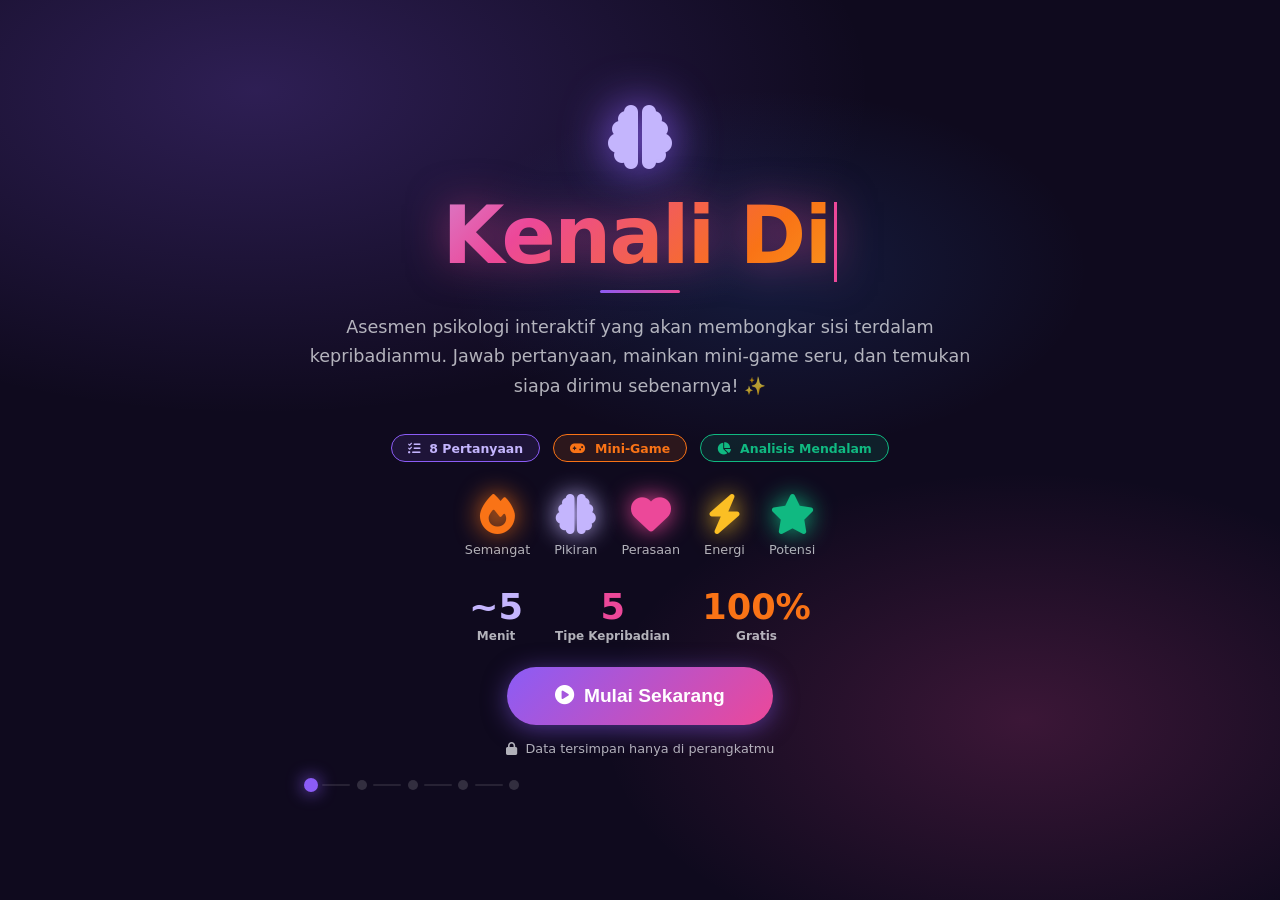
<file: index.html>
<!DOCTYPE html>
<html lang="id">
<head>
  <meta charset="UTF-8" />
  <meta name="viewport" content="width=device-width, initial-scale=1.0" />
  <title>PsychoTest — Kenali Dirimu!</title>

  <!-- FontAwesome -->
  <link rel="stylesheet" href="https://cdnjs.cloudflare.com/ajax/libs/font-awesome/6.5.0/css/all.min.css" />
  <!-- Animate.css -->
  <link rel="stylesheet" href="https://cdnjs.cloudflare.com/ajax/libs/animate.css/4.1.1/animate.min.css" />
  <!-- Central Styles -->
  <link rel="stylesheet" href="css/style.css" />

  <style>
    .badge-row {
      display: flex;
      justify-content: center;
      gap: 0.8rem;
      flex-wrap: wrap;
      margin: 1.2rem 0;
    }
    .badge {
      padding: 0.35rem 1rem;
      border-radius: 99px;
      font-size: 0.78rem;
      font-weight: 700;
      border: 1.5px solid;
    }
    .badge-q  { color: var(--purple-light); border-color: var(--purple);    background: rgba(139,92,246,0.12); }
    .badge-g  { color: var(--orange);       border-color: var(--orange);    background: rgba(249,115,22,0.12); }
    .badge-r  { color: var(--neon-green);   border-color: var(--neon-green);background: rgba(16,185,129,0.12); }

    .stats-row {
      display: flex;
      justify-content: center;
      gap: 2rem;
      margin: 1.5rem 0;
      flex-wrap: wrap;
    }
    .stat-item {
      display: flex;
      flex-direction: column;
      align-items: center;
      gap: 0.3rem;
    }
    .stat-num {
      font-size: 2.2rem;
      font-weight: 900;
      line-height: 1;
    }
    .stat-label {
      font-size: 0.75rem;
      color: var(--text-secondary);
      font-weight: 600;
    }
  </style>
</head>
<body data-page="landing">

  <!-- Particles -->
  <div class="particles-container" aria-hidden="true"></div>

  <div class="page-wrapper">
    <div class="hero-section animate__animated animate__fadeIn">

      <!-- App Logo / Icon -->
      <div style="font-size:4rem;margin-bottom:1rem;filter:drop-shadow(0 0 24px var(--purple))">
        <i class="fas fa-brain icon-purple"></i>
      </div>

      <!-- Animated Title -->
      <h1 class="app-title">
        <span id="typing-title" data-text="Kenali Dirimu Lebih Dalam"></span>
      </h1>

      <div class="divider mt-2 mb-2"></div>

      <!-- Subtitle -->
      <p class="hero-subtitle">
        Asesmen psikologi interaktif yang akan membongkar sisi terdalam kepribadianmu. 
        Jawab pertanyaan, mainkan mini-game seru, dan temukan siapa dirimu sebenarnya! ✨
      </p>

      <!-- Feature Badges -->
      <div class="badge-row">
        <span class="badge badge-q"><i class="fas fa-list-check" style="margin-right:0.3rem"></i> 8 Pertanyaan</span>
        <span class="badge badge-g"><i class="fas fa-gamepad" style="margin-right:0.3rem"></i> Mini-Game</span>
        <span class="badge badge-r"><i class="fas fa-chart-pie" style="margin-right:0.3rem"></i> Analisis Mendalam</span>
      </div>

      <!-- Floating Icons -->
      <div class="hero-icons" aria-hidden="true">
        <div class="hero-icon-item">
          <i class="fas fa-fire icon-orange"></i>
          <span>Semangat</span>
        </div>
        <div class="hero-icon-item">
          <i class="fas fa-brain icon-purple"></i>
          <span>Pikiran</span>
        </div>
        <div class="hero-icon-item">
          <i class="fas fa-heart icon-pink"></i>
          <span>Perasaan</span>
        </div>
        <div class="hero-icon-item">
          <i class="fas fa-bolt icon-yellow"></i>
          <span>Energi</span>
        </div>
        <div class="hero-icon-item">
          <i class="fas fa-star icon-green"></i>
          <span>Potensi</span>
        </div>
      </div>

      <!-- Stats -->
      <div class="stats-row">
        <div class="stat-item">
          <span class="stat-num icon-purple">~5</span>
          <span class="stat-label">Menit</span>
        </div>
        <div class="stat-item">
          <span class="stat-num icon-pink">5</span>
          <span class="stat-label">Tipe Kepribadian</span>
        </div>
        <div class="stat-item">
          <span class="stat-num icon-orange">100%</span>
          <span class="stat-label">Gratis</span>
        </div>
      </div>

      <!-- Start Button -->
      <button id="start-btn" class="btn btn-primary btn-pulse" style="font-size:1.2rem;padding:1.1rem 3rem">
        <i class="fas fa-play-circle"></i>
        Mulai Sekarang
      </button>

      <p style="margin-top:1rem;font-size:0.8rem;color:var(--text-secondary)">
        <i class="fas fa-lock" style="margin-right:0.3rem"></i>
        Data tersimpan hanya di perangkatmu
      </p>

      <!-- Step Indicators -->
      <div class="step-indicators mt-3" aria-label="Langkah-langkah">
        <div class="step-dot active" title="Mulai"></div>
        <div class="step-line"></div>
        <div class="step-dot" title="Kuesioner 1"></div>
        <div class="step-line"></div>
        <div class="step-dot" title="Mini-Game"></div>
        <div class="step-line"></div>
        <div class="step-dot" title="Kuesioner 2"></div>
        <div class="step-line"></div>
        <div class="step-dot" title="Hasil"></div>
      </div>

    </div>
  </div>

  <script src="js/main.js"></script>
</body>
</html>
</file>
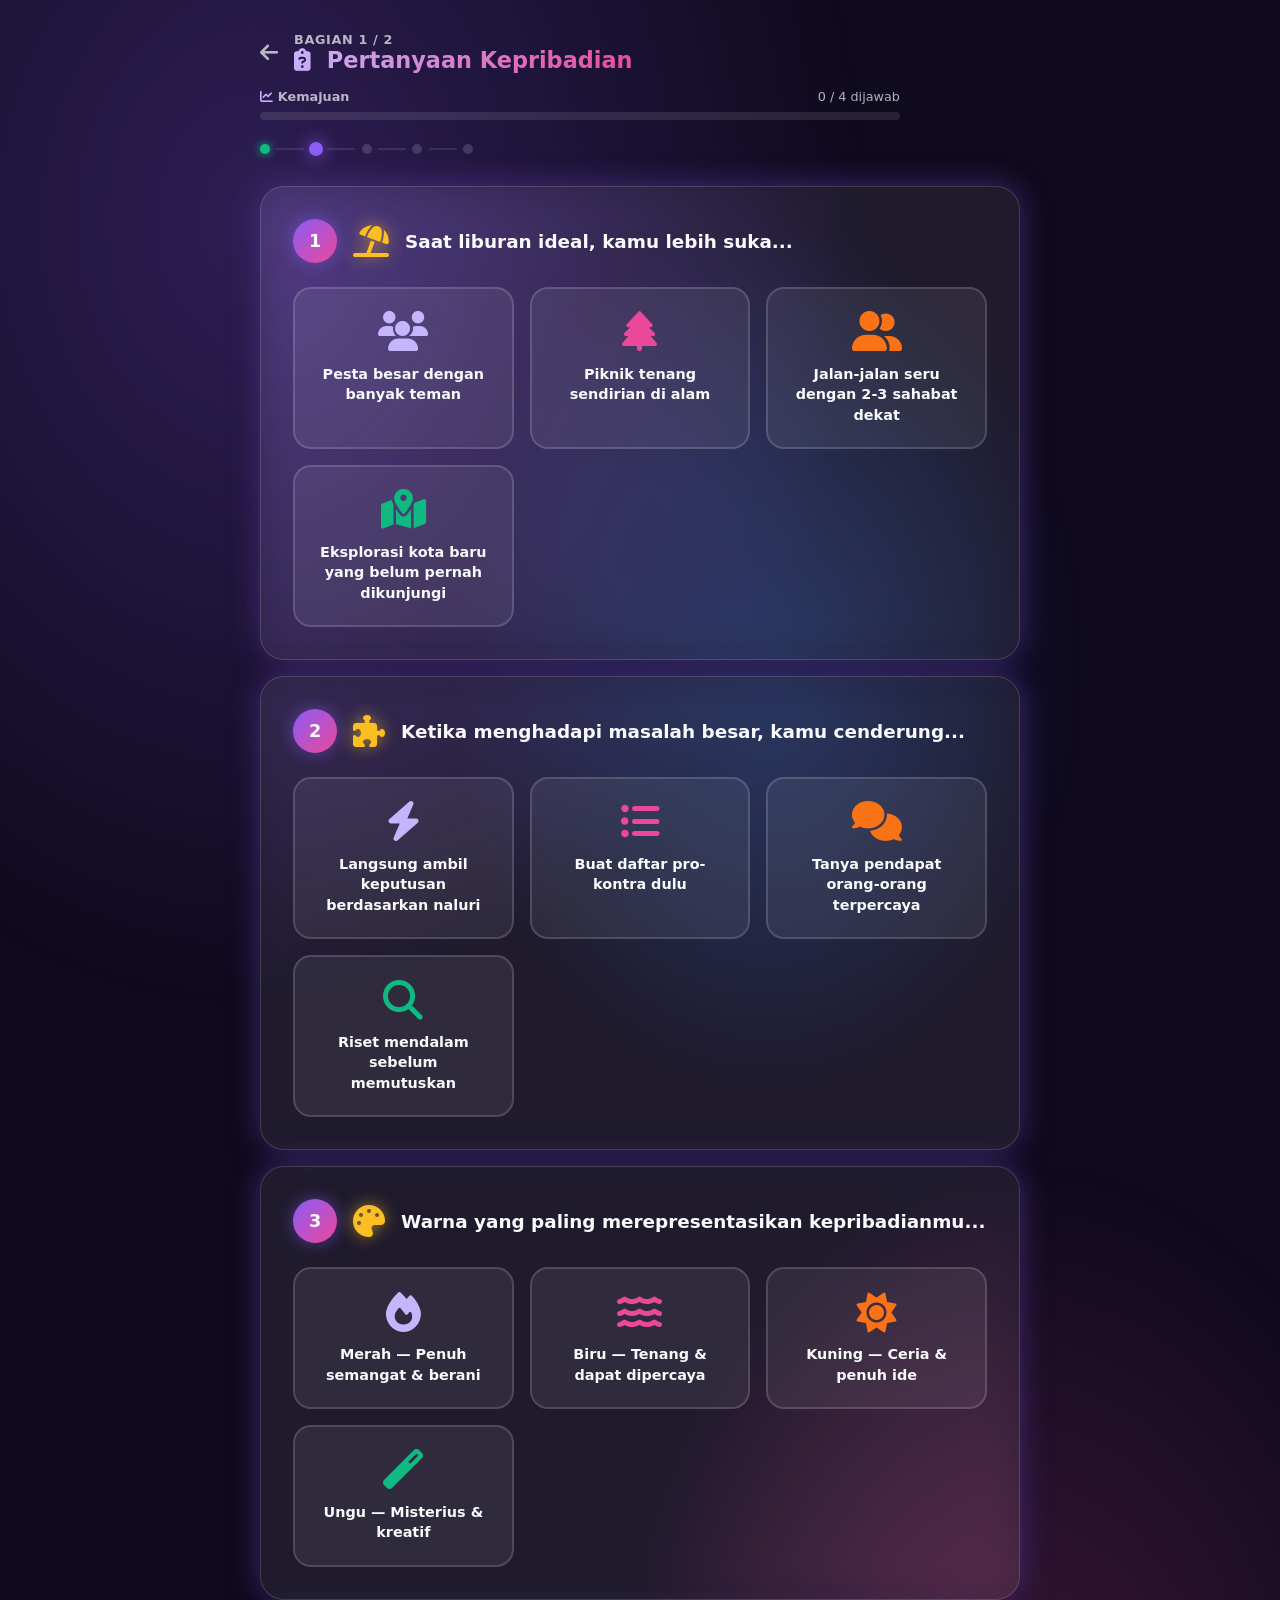
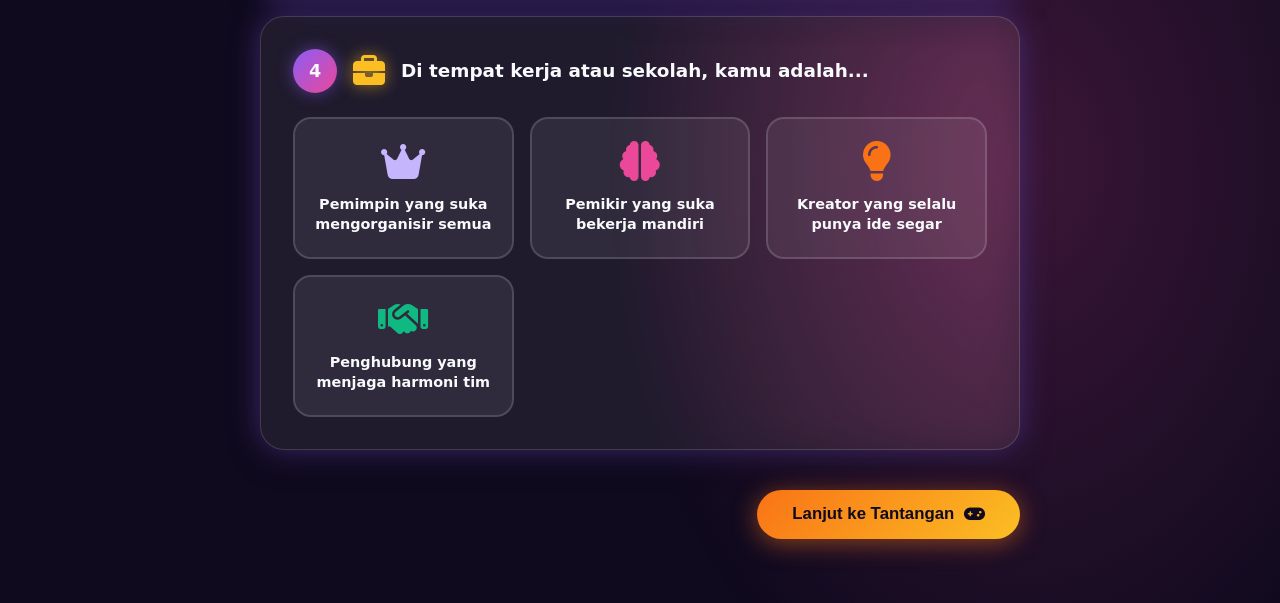
<file: assessment-1.html>
<!DOCTYPE html>
<html lang="id">
<head>
  <meta charset="UTF-8" />
  <meta name="viewport" content="width=device-width, initial-scale=1.0" />
  <title>PsychoTest — Pertanyaan Bagian 1</title>

  <link rel="stylesheet" href="https://cdnjs.cloudflare.com/ajax/libs/font-awesome/6.5.0/css/all.min.css" />
  <link rel="stylesheet" href="https://cdnjs.cloudflare.com/ajax/libs/animate.css/4.1.1/animate.min.css" />
  <link rel="stylesheet" href="css/style.css" />
</head>
<body data-page="assessment-1">

  <!-- Particles -->
  <div class="particles-container" aria-hidden="true"></div>

  <div class="page-wrapper" style="justify-content:flex-start;padding-top:2rem">

    <!-- Header -->
    <header style="width:100%;max-width:760px;margin-bottom:1.5rem" class="animate__animated animate__fadeInDown">
      <div style="display:flex;align-items:center;gap:1rem;margin-bottom:1rem">
        <a href="index.html"
           style="color:var(--text-secondary);font-size:1.3rem;text-decoration:none;transition:color 0.2s"
           aria-label="Kembali ke halaman utama">
          <i class="fas fa-arrow-left"></i>
        </a>
        <div>
          <div style="font-size:0.8rem;color:var(--text-secondary);font-weight:600;letter-spacing:0.05em">
            BAGIAN 1 / 2
          </div>
          <h2 class="section-title" style="margin:0;font-size:1.4rem;text-align:left">
            <i class="fas fa-clipboard-question" style="margin-right:0.5rem;color:var(--yellow)"></i>
            Pertanyaan Kepribadian
          </h2>
        </div>
      </div>

      <!-- Progress -->
      <div class="progress-container">
        <div class="progress-label">
          <span style="font-weight:700"><i class="fas fa-chart-line" style="margin-right:0.3rem;color:var(--purple-light)"></i>Kemajuan</span>
          <span id="progress-label">0 / 4 dijawab</span>
        </div>
        <div class="progress-bar-track">
          <div class="progress-bar-fill" id="progress-fill" style="width:0%"></div>
        </div>
      </div>

      <!-- Step indicators -->
      <div class="step-indicators">
        <div class="step-dot done"   title="Mulai"></div>
        <div class="step-line"></div>
        <div class="step-dot active" title="Kuesioner 1"></div>
        <div class="step-line"></div>
        <div class="step-dot"        title="Mini-Game"></div>
        <div class="step-line"></div>
        <div class="step-dot"        title="Kuesioner 2"></div>
        <div class="step-line"></div>
        <div class="step-dot"        title="Hasil"></div>
      </div>
    </header>

    <!-- Questions Container (filled by JS) -->
    <div id="questions-container" style="width:100%;max-width:760px"></div>

    <!-- Navigation -->
    <div style="width:100%;max-width:760px;display:flex;justify-content:flex-end;margin-top:1.5rem;margin-bottom:2rem"
         class="animate__animated animate__fadeInUp" style="animation-delay:0.5s">
      <button id="next-btn" class="btn btn-orange" style="font-size:1.05rem">
        Lanjut ke Tantangan
        <i class="fas fa-gamepad"></i>
      </button>
    </div>

  </div>

  <script src="js/main.js"></script>
</body>
</html>
</file>
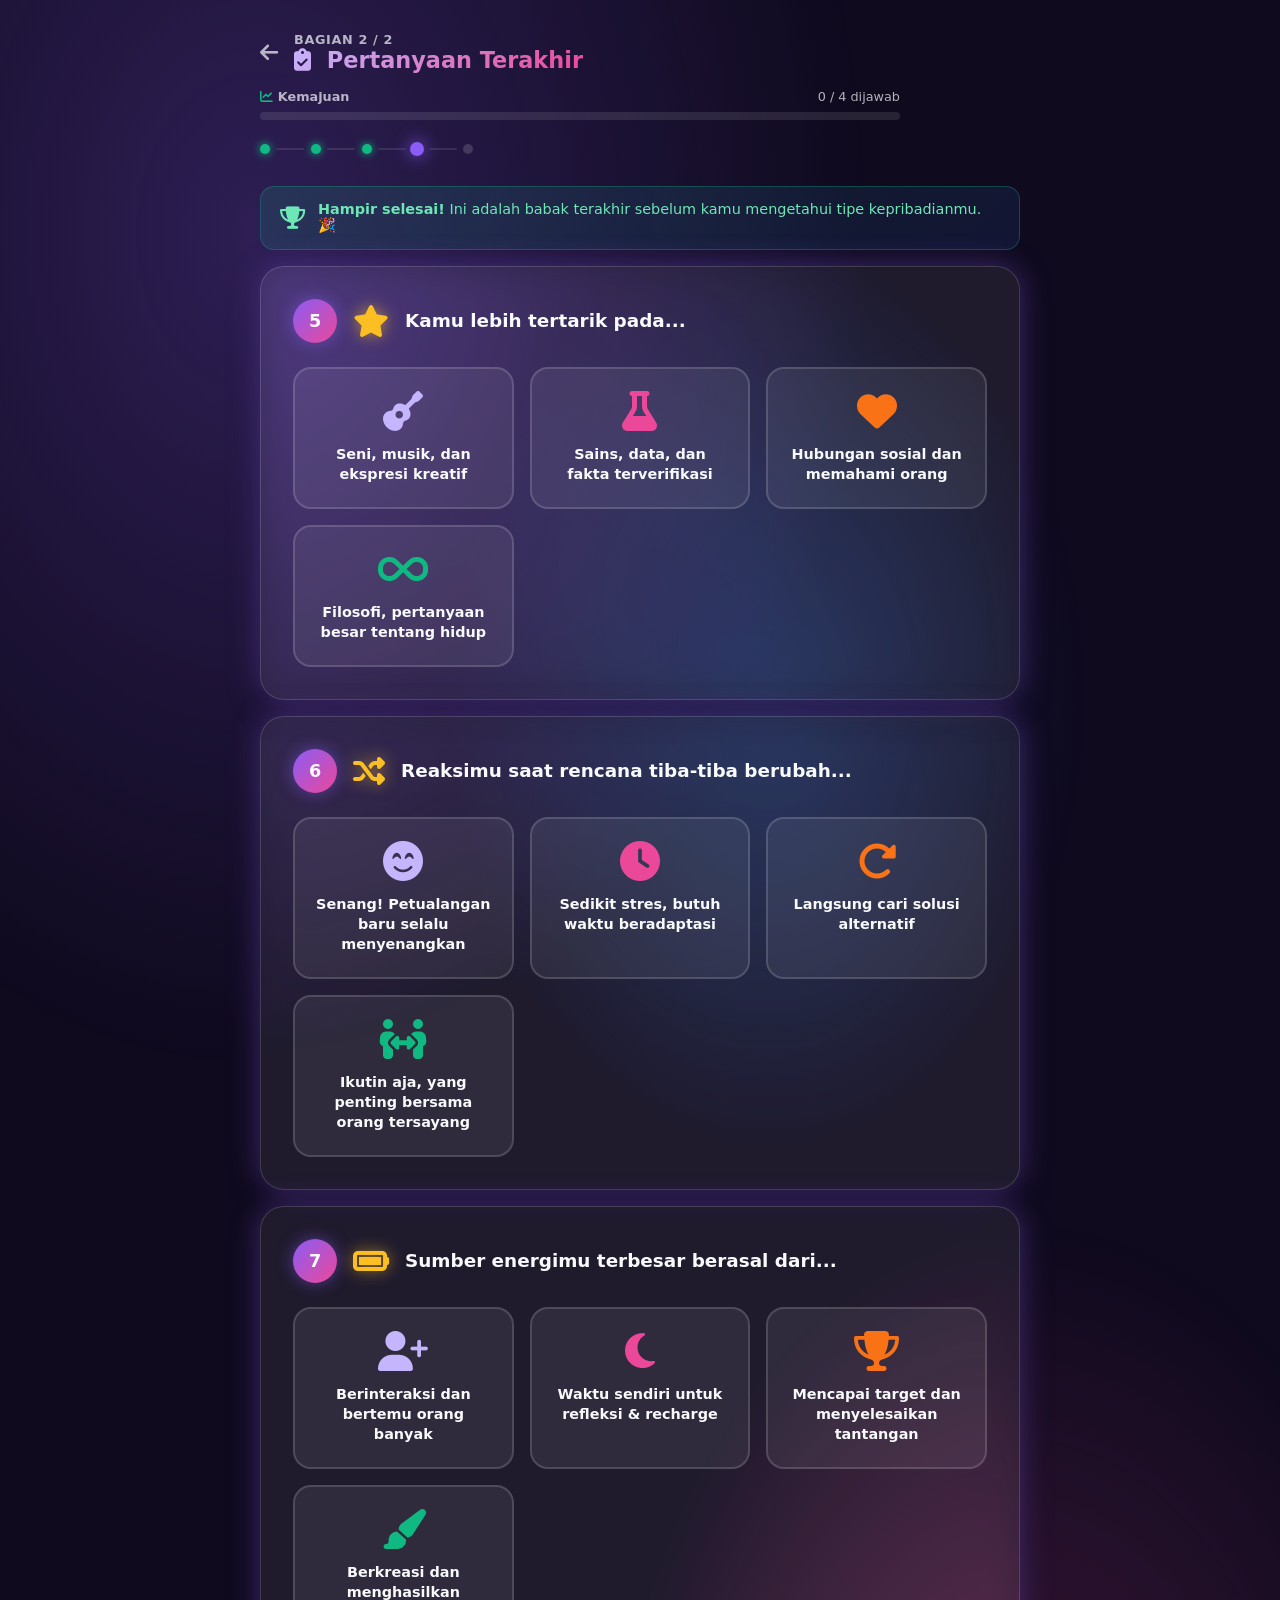
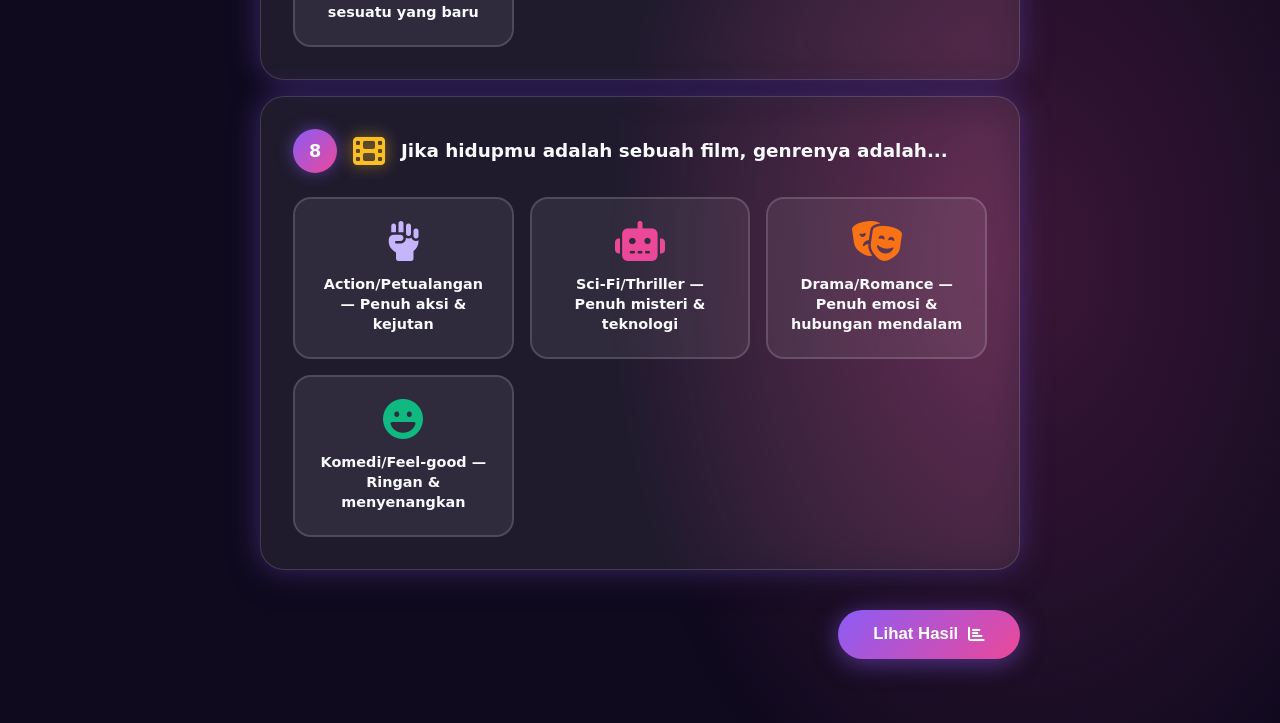
<file: assessment-2.html>
<!DOCTYPE html>
<html lang="id">
<head>
  <meta charset="UTF-8" />
  <meta name="viewport" content="width=device-width, initial-scale=1.0" />
  <title>PsychoTest — Pertanyaan Bagian 2</title>

  <link rel="stylesheet" href="https://cdnjs.cloudflare.com/ajax/libs/font-awesome/6.5.0/css/all.min.css" />
  <link rel="stylesheet" href="https://cdnjs.cloudflare.com/ajax/libs/animate.css/4.1.1/animate.min.css" />
  <link rel="stylesheet" href="css/style.css" />
</head>
<body data-page="assessment-2">

  <!-- Particles -->
  <div class="particles-container" aria-hidden="true"></div>

  <div class="page-wrapper" style="justify-content:flex-start;padding-top:2rem">

    <!-- Header -->
    <header style="width:100%;max-width:760px;margin-bottom:1.5rem" class="animate__animated animate__fadeInDown">
      <div style="display:flex;align-items:center;gap:1rem;margin-bottom:1rem">
        <a href="game.html"
           style="color:var(--text-secondary);font-size:1.3rem;text-decoration:none;transition:color 0.2s"
           aria-label="Kembali ke mini-game">
          <i class="fas fa-arrow-left"></i>
        </a>
        <div>
          <div style="font-size:0.8rem;color:var(--text-secondary);font-weight:600;letter-spacing:0.05em">
            BAGIAN 2 / 2
          </div>
          <h2 class="section-title" style="margin:0;font-size:1.4rem;text-align:left">
            <i class="fas fa-clipboard-check" style="margin-right:0.5rem;color:var(--neon-green)"></i>
            Pertanyaan Terakhir
          </h2>
        </div>
      </div>

      <!-- Progress -->
      <div class="progress-container">
        <div class="progress-label">
          <span style="font-weight:700">
            <i class="fas fa-chart-line" style="margin-right:0.3rem;color:var(--neon-green)"></i>Kemajuan
          </span>
          <span id="progress-label">0 / 4 dijawab</span>
        </div>
        <div class="progress-bar-track">
          <div class="progress-bar-fill" id="progress-fill" style="width:0%"></div>
        </div>
      </div>

      <!-- Step indicators -->
      <div class="step-indicators">
        <div class="step-dot done"   title="Mulai"></div>
        <div class="step-line"></div>
        <div class="step-dot done"   title="Kuesioner 1"></div>
        <div class="step-line"></div>
        <div class="step-dot done"   title="Mini-Game"></div>
        <div class="step-line"></div>
        <div class="step-dot active" title="Kuesioner 2"></div>
        <div class="step-line"></div>
        <div class="step-dot"        title="Hasil"></div>
      </div>
    </header>

    <!-- Motivational banner -->
    <div style="width:100%;max-width:760px;margin-bottom:1rem" class="animate__animated animate__fadeIn">
      <div style="
          background: linear-gradient(135deg, rgba(16,185,129,0.15), rgba(59,130,246,0.1));
          border: 1px solid rgba(16,185,129,0.3);
          border-radius: 14px;
          padding: 0.9rem 1.2rem;
          display: flex;
          align-items: center;
          gap: 0.8rem;
          font-size: 0.9rem;
          color: var(--neon-green-light);
      ">
        <i class="fas fa-trophy" style="font-size:1.4rem;flex-shrink:0"></i>
        <span>
          <strong>Hampir selesai!</strong> Ini adalah babak terakhir sebelum kamu mengetahui tipe kepribadianmu. 🎉
        </span>
      </div>
    </div>

    <!-- Questions Container (filled by JS) -->
    <div id="questions-container" style="width:100%;max-width:760px"></div>

    <!-- Navigation -->
    <div style="width:100%;max-width:760px;display:flex;justify-content:flex-end;margin-top:1.5rem;margin-bottom:2rem"
         class="animate__animated animate__fadeInUp">
      <button id="next-btn" class="btn btn-primary" style="font-size:1.05rem">
        Lihat Hasil
        <i class="fas fa-chart-bar"></i>
      </button>
    </div>

  </div>

  <script src="js/main.js"></script>
</body>
</html>
</file>
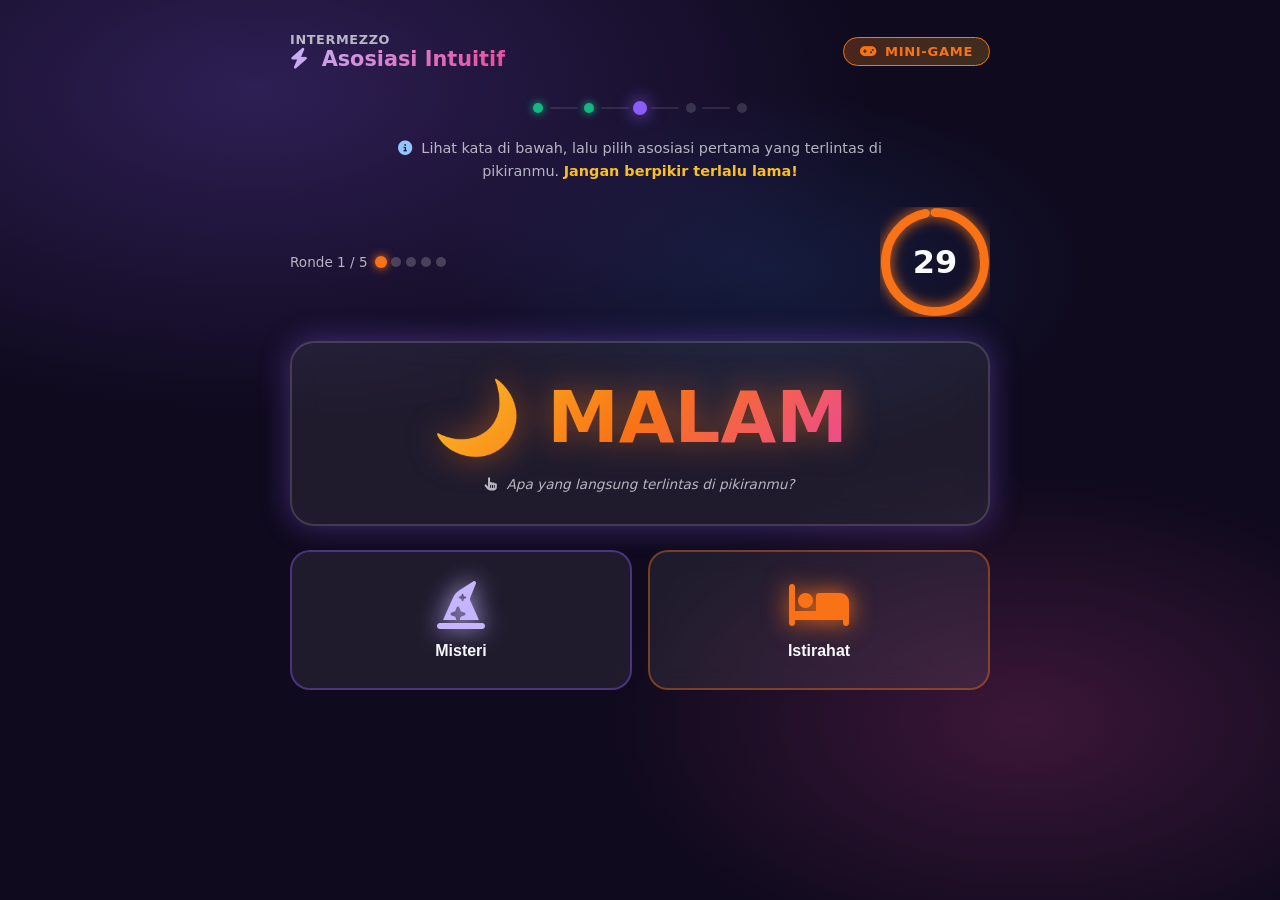
<file: game.html>
<!DOCTYPE html>
<html lang="id">
<head>
  <meta charset="UTF-8" />
  <meta name="viewport" content="width=device-width, initial-scale=1.0" />
  <title>PsychoTest — Mini-Game Intermezzo</title>

  <link rel="stylesheet" href="https://cdnjs.cloudflare.com/ajax/libs/font-awesome/6.5.0/css/all.min.css" />
  <link rel="stylesheet" href="https://cdnjs.cloudflare.com/ajax/libs/animate.css/4.1.1/animate.min.css" />
  <link rel="stylesheet" href="css/style.css" />

  <style>
    .game-header {
      width: 100%;
      max-width: 700px;
      display: flex;
      align-items: center;
      justify-content: space-between;
      margin-bottom: 1rem;
    }

    .intermezzo-badge {
      display: inline-flex;
      align-items: center;
      gap: 0.5rem;
      padding: 0.4rem 1rem;
      border-radius: 99px;
      background: linear-gradient(135deg, rgba(249,115,22,0.25), rgba(251,191,36,0.2));
      border: 1.5px solid var(--orange);
      color: var(--orange);
      font-size: 0.82rem;
      font-weight: 700;
      letter-spacing: 0.05em;
    }

    .game-instructions {
      text-align: center;
      font-size: 0.9rem;
      color: var(--text-secondary);
      max-width: 500px;
      line-height: 1.6;
    }

    /* Game-end overlay */
    #game-end-overlay {
      position: fixed;
      inset: 0;
      background: rgba(15,10,30,0.92);
      backdrop-filter: blur(16px);
      z-index: 150;
      display: flex;
      flex-direction: column;
      align-items: center;
      justify-content: center;
      gap: 1.5rem;
      text-align: center;
      padding: 2rem;
      transition: opacity 0.4s ease;
    }

    #game-end-overlay.hidden {
      opacity: 0;
      pointer-events: none;
    }

    .game-end-icon {
      font-size: 5rem;
      filter: drop-shadow(0 0 24px var(--orange));
      animation: floatBob 2s ease-in-out infinite;
    }

    .game-end-title {
      font-size: clamp(1.8rem, 5vw, 2.8rem);
      font-weight: 900;
      background: linear-gradient(135deg, var(--yellow), var(--orange), var(--pink));
      -webkit-background-clip: text;
      background-clip: text;
      -webkit-text-fill-color: transparent;
    }
  </style>
</head>
<body data-page="game">

  <!-- Particles -->
  <div class="particles-container" aria-hidden="true"></div>

  <!-- Game-end overlay (hidden initially) -->
  <div id="game-end-overlay" class="hidden" aria-live="polite">
    <div class="game-end-icon">
      <i class="fas fa-trophy icon-yellow"></i>
    </div>
    <h2 class="game-end-title">Permainan Selesai!</h2>
    <p id="game-end-msg" style="color:var(--text-secondary);font-size:1rem;max-width:400px;line-height:1.7"></p>
    <button class="btn btn-primary" onclick="window.location.href='assessment-2.html'">
      Lanjut ke Pertanyaan Terakhir
      <i class="fas fa-arrow-right"></i>
    </button>
  </div>

  <div class="page-wrapper" style="justify-content:flex-start;padding-top:2rem;gap:1rem">

    <!-- Header -->
    <div class="game-header animate__animated animate__fadeInDown">
      <div>
        <div style="font-size:0.8rem;color:var(--text-secondary);font-weight:600;letter-spacing:0.05em">
          INTERMEZZO
        </div>
        <h2 class="section-title" style="margin:0;font-size:1.3rem;text-align:left">
          <i class="fas fa-bolt" style="margin-right:0.4rem;color:var(--yellow)"></i>
          Asosiasi Intuitif
        </h2>
      </div>
      <span class="intermezzo-badge">
        <i class="fas fa-gamepad"></i> MINI-GAME
      </span>
    </div>

    <!-- Step indicators -->
    <div class="step-indicators animate__animated animate__fadeIn">
      <div class="step-dot done"   title="Mulai"></div>
      <div class="step-line"></div>
      <div class="step-dot done"   title="Kuesioner 1"></div>
      <div class="step-line"></div>
      <div class="step-dot active" title="Mini-Game"></div>
      <div class="step-line"></div>
      <div class="step-dot"        title="Kuesioner 2"></div>
      <div class="step-line"></div>
      <div class="step-dot"        title="Hasil"></div>
    </div>

    <div class="game-wrapper">

      <!-- Instructions -->
      <p class="game-instructions animate__animated animate__fadeIn">
        <i class="fas fa-info-circle" style="color:var(--blue-light);margin-right:0.3rem"></i>
        Lihat kata di bawah, lalu pilih asosiasi pertama yang terlintas di pikiranmu.
        <strong style="color:var(--yellow)"> Jangan berpikir terlalu lama!</strong>
      </p>

      <!-- Timer + Round Info Row -->
      <div style="display:flex;align-items:center;justify-content:space-between;width:100%">
        <!-- Round info -->
        <div class="round-info">
          <span id="round-label">Ronde 1 / 5</span>
          <div class="round-dots" id="round-dots"></div>
        </div>

        <!-- Timer Ring -->
        <div class="timer-wrapper" aria-label="Sisa waktu">
          <svg class="timer-ring" viewBox="0 0 100 100">
            <circle class="timer-ring-track"    cx="50" cy="50" r="45" />
            <circle class="timer-ring-progress" id="timer-ring-progress" cx="50" cy="50" r="45" />
          </svg>
          <div class="timer-text" id="timer-text" aria-live="polite">30</div>
        </div>
      </div>

      <!-- Stimulus Display -->
      <div class="stimulus-display animate__animated animate__fadeIn">
        <div class="stimulus-word" id="stimulus-word">…</div>
        <div class="stimulus-hint">
          <i class="fas fa-hand-pointer" style="margin-right:0.3rem"></i>
          Apa yang langsung terlintas di pikiranmu?
        </div>
      </div>

      <!-- Options -->
      <div class="game-options" id="game-options-container">
        <!-- Filled by JS -->
      </div>

    </div><!-- /.game-wrapper -->

  </div><!-- /.page-wrapper -->

  <script src="js/main.js"></script>
</body>
</html>
</file>
<file: css/style.css>
/* ============================================================
   PsychoTest — Central Stylesheet
   Palette: Electric Purple · Neon Green · Sunburst Orange · Vibrant Pink · Electric Blue
   ============================================================ */

/* ---------- CSS Custom Properties ---------- */
:root {
  --purple:  #8B5CF6;
  --purple-dark: #6D28D9;
  --purple-light: #C4B5FD;
  --neon-green: #10B981;
  --neon-green-light: #6EE7B7;
  --orange:  #F97316;
  --orange-light: #FDBA74;
  --pink:    #EC4899;
  --pink-light: #F9A8D4;
  --blue:    #3B82F6;
  --blue-light: #93C5FD;
  --yellow:  #FBBF24;
  --bg-dark: #0F0A1E;
  --bg-card: rgba(255,255,255,0.07);
  --glass-border: rgba(255,255,255,0.15);
  --text-primary: #F8FAFC;
  --text-secondary: rgba(248,250,252,0.7);
  --shadow-glow: 0 0 30px rgba(139,92,246,0.4);
  --transition-fast: 0.2s cubic-bezier(0.4,0,0.2,1);
  --transition-med: 0.4s cubic-bezier(0.4,0,0.2,1);
  --transition-slow: 0.6s cubic-bezier(0.4,0,0.2,1);
}

/* ---------- Reset & Base ---------- */
*, *::before, *::after { box-sizing: border-box; margin: 0; padding: 0; }

html { scroll-behavior: smooth; }

body {
  font-family: 'Segoe UI', system-ui, -apple-system, sans-serif;
  background: var(--bg-dark);
  color: var(--text-primary);
  min-height: 100vh;
  overflow-x: hidden;
  position: relative;
}

/* ---------- Animated Background ---------- */
body::before {
  content: '';
  position: fixed;
  inset: 0;
  background:
    radial-gradient(ellipse 80% 60% at 20% 10%, rgba(139,92,246,0.25) 0%, transparent 60%),
    radial-gradient(ellipse 60% 50% at 80% 80%, rgba(236,72,153,0.2) 0%, transparent 55%),
    radial-gradient(ellipse 50% 40% at 60% 30%, rgba(59,130,246,0.15) 0%, transparent 50%);
  pointer-events: none;
  z-index: 0;
  animation: bgPulse 8s ease-in-out infinite alternate;
}

@keyframes bgPulse {
  0%   { opacity: 0.8; transform: scale(1); }
  100% { opacity: 1;   transform: scale(1.05); }
}

/* ---------- Floating Particles ---------- */
.particles-container {
  position: fixed;
  inset: 0;
  pointer-events: none;
  z-index: 0;
  overflow: hidden;
}

.particle {
  position: absolute;
  border-radius: 50%;
  animation: floatUp linear infinite;
  opacity: 0;
}

@keyframes floatUp {
  0%   { transform: translateY(110vh) scale(0); opacity: 0; }
  10%  { opacity: 0.6; }
  90%  { opacity: 0.3; }
  100% { transform: translateY(-10vh) scale(1); opacity: 0; }
}

/* ---------- Page Wrapper ---------- */
.page-wrapper {
  position: relative;
  z-index: 1;
  min-height: 100vh;
  display: flex;
  flex-direction: column;
  align-items: center;
  justify-content: center;
  padding: 2rem 1rem;
}

/* ---------- Page Transitions ---------- */
.page-enter {
  animation: pageEnter var(--transition-slow) forwards;
}

@keyframes pageEnter {
  from { opacity: 0; transform: translateY(30px) scale(0.97); }
  to   { opacity: 1; transform: translateY(0) scale(1); }
}

.fade-out {
  animation: fadeOut 0.4s ease-out forwards;
}

@keyframes fadeOut {
  to { opacity: 0; transform: scale(0.96); }
}

/* ---------- Typography ---------- */
.app-title {
  font-size: clamp(2.5rem, 7vw, 5rem);
  font-weight: 900;
  letter-spacing: -0.02em;
  line-height: 1.1;
  background: linear-gradient(135deg, var(--purple-light), var(--pink), var(--orange), var(--yellow));
  -webkit-background-clip: text;
  background-clip: text;
  -webkit-text-fill-color: transparent;
  text-align: center;
  filter: drop-shadow(0 0 20px rgba(236,72,153,0.5));
}

.section-title {
  font-size: clamp(1.5rem, 4vw, 2.2rem);
  font-weight: 800;
  background: linear-gradient(135deg, var(--purple-light), var(--pink));
  -webkit-background-clip: text;
  background-clip: text;
  -webkit-text-fill-color: transparent;
  text-align: center;
  margin-bottom: 1rem;
}

.typing-cursor {
  display: inline-block;
  width: 3px;
  height: 1em;
  background: var(--pink);
  margin-left: 4px;
  vertical-align: text-bottom;
  animation: blink 0.8s step-end infinite;
}

@keyframes blink {
  0%, 100% { opacity: 1; }
  50%       { opacity: 0; }
}

/* ---------- Glass Cards ---------- */
.glass-card {
  background: var(--bg-card);
  backdrop-filter: blur(20px);
  -webkit-backdrop-filter: blur(20px);
  border: 1px solid var(--glass-border);
  border-radius: 24px;
  padding: 2rem;
  box-shadow: var(--shadow-glow), 0 8px 32px rgba(0,0,0,0.4);
  transition: transform var(--transition-fast), box-shadow var(--transition-fast);
}

/* ---------- Buttons ---------- */
.btn {
  display: inline-flex;
  align-items: center;
  gap: 0.6rem;
  padding: 0.9rem 2.2rem;
  border: none;
  border-radius: 50px;
  font-size: 1.05rem;
  font-weight: 700;
  cursor: pointer;
  text-decoration: none;
  transition: all var(--transition-fast);
  position: relative;
  overflow: hidden;
  isolation: isolate;
}

.btn::before {
  content: '';
  position: absolute;
  inset: 0;
  background: rgba(255,255,255,0.15);
  border-radius: inherit;
  opacity: 0;
  transition: opacity var(--transition-fast);
}

.btn:hover::before { opacity: 1; }
.btn:hover { transform: translateY(-3px) scale(1.04); }
.btn:active { transform: translateY(0) scale(0.97); }

.btn-primary {
  background: linear-gradient(135deg, var(--purple), var(--pink));
  color: white;
  box-shadow: 0 4px 24px rgba(139,92,246,0.5);
}
.btn-primary:hover { box-shadow: 0 8px 32px rgba(139,92,246,0.7); }

.btn-secondary {
  background: linear-gradient(135deg, var(--blue), var(--neon-green));
  color: white;
  box-shadow: 0 4px 24px rgba(59,130,246,0.4);
}
.btn-secondary:hover { box-shadow: 0 8px 32px rgba(59,130,246,0.6); }

.btn-orange {
  background: linear-gradient(135deg, var(--orange), var(--yellow));
  color: #0F0A1E;
  box-shadow: 0 4px 24px rgba(249,115,22,0.5);
}
.btn-orange:hover { box-shadow: 0 8px 32px rgba(249,115,22,0.7); }

/* Pulse animation for the Start button */
.btn-pulse {
  animation: pulse 2s ease-in-out infinite;
}

@keyframes pulse {
  0%, 100% { box-shadow: 0 4px 24px rgba(139,92,246,0.5), 0 0 0 0 rgba(139,92,246,0.6); }
  50%       { box-shadow: 0 4px 24px rgba(139,92,246,0.5), 0 0 0 18px rgba(139,92,246,0); }
}

/* Shake feedback animation */
@keyframes shake {
  0%, 100% { transform: translateX(0); }
  20%       { transform: translateX(-8px); }
  40%       { transform: translateX(8px); }
  60%       { transform: translateX(-6px); }
  80%       { transform: translateX(6px); }
}

.btn-shake { animation: shake 0.4s ease-in-out; }

/* ---------- Option Cards ---------- */
.options-grid {
  display: grid;
  grid-template-columns: repeat(auto-fit, minmax(220px, 1fr));
  gap: 1rem;
  width: 100%;
  margin-top: 1.5rem;
}

.option-card {
  background: var(--bg-card);
  border: 2px solid var(--glass-border);
  border-radius: 18px;
  padding: 1.4rem 1.2rem;
  cursor: pointer;
  display: flex;
  flex-direction: column;
  align-items: center;
  gap: 0.8rem;
  text-align: center;
  transition: all var(--transition-fast);
  position: relative;
  overflow: hidden;
  user-select: none;
}

.option-card::after {
  content: '';
  position: absolute;
  inset: 0;
  background: linear-gradient(135deg, var(--purple), var(--pink));
  opacity: 0;
  transition: opacity var(--transition-fast);
  border-radius: inherit;
  z-index: 0;
}

.option-card > * { position: relative; z-index: 1; }

.option-card:hover {
  border-color: var(--purple);
  transform: translateY(-5px) scale(1.03);
  box-shadow: 0 8px 30px rgba(139,92,246,0.4);
}

.option-card:hover::after { opacity: 0.15; }

.option-card.selected {
  border-color: var(--neon-green) !important;
  background: rgba(16,185,129,0.12) !important;
  box-shadow: 0 0 0 3px rgba(16,185,129,0.4), 0 8px 30px rgba(16,185,129,0.3) !important;
  transform: scale(1.04) !important;
}

.option-card.selected::after {
  background: linear-gradient(135deg, var(--neon-green), var(--blue));
  opacity: 0.1;
}

.option-icon {
  font-size: 2.5rem;
  line-height: 1;
}

.option-icon.color-purple  { color: var(--purple-light); }
.option-icon.color-pink    { color: var(--pink); }
.option-icon.color-orange  { color: var(--orange); }
.option-icon.color-green   { color: var(--neon-green); }
.option-icon.color-blue    { color: var(--blue-light); }
.option-icon.color-yellow  { color: var(--yellow); }

.option-text {
  font-size: 0.9rem;
  font-weight: 600;
  color: var(--text-primary);
  line-height: 1.4;
}

/* ---------- Progress Bar ---------- */
.progress-container {
  width: 100%;
  max-width: 640px;
  margin-bottom: 1.5rem;
}

.progress-label {
  display: flex;
  justify-content: space-between;
  font-size: 0.8rem;
  color: var(--text-secondary);
  margin-bottom: 0.5rem;
}

.progress-bar-track {
  height: 8px;
  background: rgba(255,255,255,0.1);
  border-radius: 99px;
  overflow: hidden;
}

.progress-bar-fill {
  height: 100%;
  border-radius: 99px;
  background: linear-gradient(90deg, var(--purple), var(--pink), var(--orange));
  background-size: 200%;
  animation: shimmer 2s linear infinite;
  transition: width var(--transition-med);
}

@keyframes shimmer {
  0%   { background-position: 0% 50%; }
  100% { background-position: 200% 50%; }
}

/* ---------- Question Card ---------- */
.question-card {
  width: 100%;
  max-width: 760px;
}

.question-header {
  display: flex;
  align-items: center;
  gap: 1rem;
  margin-bottom: 1.5rem;
}

.question-num-badge {
  width: 44px;
  height: 44px;
  border-radius: 50%;
  background: linear-gradient(135deg, var(--purple), var(--pink));
  display: flex;
  align-items: center;
  justify-content: center;
  font-weight: 900;
  font-size: 1.1rem;
  flex-shrink: 0;
  box-shadow: 0 0 16px rgba(139,92,246,0.5);
}

.question-icon {
  font-size: 2rem;
  color: var(--yellow);
  filter: drop-shadow(0 0 8px rgba(251,191,36,0.6));
}

.question-text {
  font-size: 1.15rem;
  font-weight: 700;
  color: var(--text-primary);
  flex: 1;
}

/* ---------- Landing Page Hero ---------- */
.hero-section {
  text-align: center;
  max-width: 700px;
  padding: 2rem 1rem;
}

.hero-subtitle {
  font-size: 1.1rem;
  color: var(--text-secondary);
  margin: 1.2rem 0 2rem;
  line-height: 1.7;
}

.hero-icons {
  display: flex;
  justify-content: center;
  gap: 1.5rem;
  margin: 2rem 0;
  flex-wrap: wrap;
}

.hero-icon-item {
  display: flex;
  flex-direction: column;
  align-items: center;
  gap: 0.5rem;
  font-size: 0.8rem;
  color: var(--text-secondary);
  animation: floatBob 3s ease-in-out infinite;
}

.hero-icon-item:nth-child(2) { animation-delay: 0.5s; }
.hero-icon-item:nth-child(3) { animation-delay: 1s; }
.hero-icon-item:nth-child(4) { animation-delay: 1.5s; }
.hero-icon-item:nth-child(5) { animation-delay: 2s; }

@keyframes floatBob {
  0%, 100% { transform: translateY(0); }
  50%       { transform: translateY(-12px); }
}

.hero-icon-item i {
  font-size: 2.5rem;
  filter: drop-shadow(0 0 12px currentColor);
}

.icon-purple { color: var(--purple-light); }
.icon-pink   { color: var(--pink); }
.icon-orange { color: var(--orange); }
.icon-green  { color: var(--neon-green); }
.icon-blue   { color: var(--blue-light); }
.icon-yellow { color: var(--yellow); }

/* ---------- Game Page ---------- */
.game-wrapper {
  width: 100%;
  max-width: 700px;
  display: flex;
  flex-direction: column;
  align-items: center;
  gap: 1.5rem;
}

/* Timer Ring */
.timer-wrapper {
  position: relative;
  width: 110px;
  height: 110px;
}

.timer-ring {
  transform: rotate(-90deg);
  width: 110px;
  height: 110px;
}

.timer-ring-track {
  fill: none;
  stroke: rgba(255,255,255,0.1);
  stroke-width: 8;
}

.timer-ring-progress {
  fill: none;
  stroke: var(--orange);
  stroke-width: 8;
  stroke-linecap: round;
  stroke-dasharray: 283;
  stroke-dashoffset: 0;
  transition: stroke-dashoffset 1s linear, stroke 0.5s ease;
  filter: drop-shadow(0 0 6px var(--orange));
}

.timer-ring-progress.urgent {
  stroke: var(--pink);
  filter: drop-shadow(0 0 10px var(--pink));
  animation: urgentPulse 0.5s ease-in-out infinite alternate;
}

@keyframes urgentPulse {
  from { filter: drop-shadow(0 0 6px var(--pink)); }
  to   { filter: drop-shadow(0 0 20px var(--pink)); }
}

.timer-text {
  position: absolute;
  inset: 0;
  display: flex;
  align-items: center;
  justify-content: center;
  font-size: 2rem;
  font-weight: 900;
  color: var(--text-primary);
}

/* Stimulus Display */
.stimulus-display {
  text-align: center;
  padding: 2rem;
  background: var(--bg-card);
  border: 2px solid var(--glass-border);
  border-radius: 24px;
  width: 100%;
  min-height: 160px;
  display: flex;
  flex-direction: column;
  align-items: center;
  justify-content: center;
  gap: 1rem;
  backdrop-filter: blur(16px);
  box-shadow: var(--shadow-glow);
}

.stimulus-word {
  font-size: clamp(2.5rem, 8vw, 4.5rem);
  font-weight: 900;
  background: linear-gradient(135deg, var(--yellow), var(--orange), var(--pink));
  -webkit-background-clip: text;
  background-clip: text;
  -webkit-text-fill-color: transparent;
  filter: drop-shadow(0 0 16px rgba(249,115,22,0.5));
  animation: stimulusAppear 0.5s cubic-bezier(0.34,1.56,0.64,1);
}

@keyframes stimulusAppear {
  from { transform: scale(0.3) rotate(-10deg); opacity: 0; }
  to   { transform: scale(1) rotate(0deg); opacity: 1; }
}

.stimulus-hint {
  font-size: 0.85rem;
  color: var(--text-secondary);
  font-style: italic;
}

/* Game Option Buttons */
.game-options {
  display: grid;
  grid-template-columns: 1fr 1fr;
  gap: 1rem;
  width: 100%;
}

.game-option-btn {
  background: var(--bg-card);
  border: 2px solid var(--glass-border);
  border-radius: 20px;
  padding: 1.8rem 1rem;
  cursor: pointer;
  display: flex;
  flex-direction: column;
  align-items: center;
  gap: 0.8rem;
  color: var(--text-primary);
  font-size: 1rem;
  font-weight: 700;
  transition: all var(--transition-fast);
  backdrop-filter: blur(12px);
}

.game-option-btn:hover {
  transform: translateY(-6px) scale(1.05);
  border-color: var(--purple);
  box-shadow: 0 12px 35px rgba(139,92,246,0.5);
}

.game-option-btn:active { transform: scale(0.96); }

.game-option-btn i {
  font-size: 3rem;
  filter: drop-shadow(0 0 12px currentColor);
}

.game-option-btn.option-a { border-color: rgba(139,92,246,0.4); }
.game-option-btn.option-a i { color: var(--purple-light); }
.game-option-btn.option-a:hover { background: rgba(139,92,246,0.15); border-color: var(--purple); }

.game-option-btn.option-b { border-color: rgba(249,115,22,0.4); }
.game-option-btn.option-b i { color: var(--orange); }
.game-option-btn.option-b:hover { background: rgba(249,115,22,0.15); border-color: var(--orange); }

.game-option-btn.chosen {
  animation: chosenFlash 0.4s ease-out;
  pointer-events: none;
}

@keyframes chosenFlash {
  0%   { transform: scale(1); }
  30%  { transform: scale(1.12); filter: brightness(1.5); }
  100% { transform: scale(1.04); }
}

/* Response Speed Feedback */
.speed-feedback {
  position: fixed;
  top: 50%;
  left: 50%;
  transform: translate(-50%,-50%) scale(0);
  font-size: 1.8rem;
  font-weight: 900;
  padding: 0.8rem 1.6rem;
  border-radius: 50px;
  z-index: 100;
  pointer-events: none;
  animation: speedPop 0.8s cubic-bezier(0.34,1.56,0.64,1) forwards;
}

@keyframes speedPop {
  0%   { transform: translate(-50%,-50%) scale(0); opacity: 1; }
  60%  { transform: translate(-50%,-60%) scale(1.1); opacity: 1; }
  100% { transform: translate(-50%,-80%) scale(0.8); opacity: 0; }
}

.speed-feedback.fast {
  background: linear-gradient(135deg, var(--neon-green), var(--blue));
  color: var(--bg-dark);
  box-shadow: 0 0 30px rgba(16,185,129,0.7);
}

.speed-feedback.slow {
  background: linear-gradient(135deg, var(--purple), var(--blue));
  color: white;
  box-shadow: 0 0 30px rgba(59,130,246,0.7);
}

/* Round Counter */
.round-info {
  display: flex;
  align-items: center;
  gap: 0.5rem;
  font-size: 0.85rem;
  color: var(--text-secondary);
}

.round-dots {
  display: flex;
  gap: 5px;
}

.round-dot {
  width: 10px;
  height: 10px;
  border-radius: 50%;
  background: rgba(255,255,255,0.2);
  transition: all var(--transition-fast);
}

.round-dot.active {
  background: var(--orange);
  box-shadow: 0 0 8px var(--orange);
  transform: scale(1.2);
}

.round-dot.done {
  background: var(--neon-green);
  box-shadow: 0 0 6px var(--neon-green);
}

/* ---------- Result Page ---------- */
.result-wrapper {
  width: 100%;
  max-width: 720px;
  display: flex;
  flex-direction: column;
  align-items: center;
  gap: 1.5rem;
  text-align: center;
}

.result-icon-big {
  font-size: 6rem;
  filter: drop-shadow(0 0 24px currentColor);
  animation: floatBob 3s ease-in-out infinite;
  margin-bottom: 0.5rem;
}

.result-type-name {
  font-size: clamp(2rem, 6vw, 3.5rem);
  font-weight: 900;
  background: linear-gradient(135deg, var(--yellow), var(--orange), var(--pink));
  -webkit-background-clip: text;
  background-clip: text;
  -webkit-text-fill-color: transparent;
  filter: drop-shadow(0 0 20px rgba(249,115,22,0.5));
}

.result-tagline {
  font-size: 1rem;
  color: var(--purple-light);
  font-style: italic;
  font-weight: 600;
}

.result-description {
  font-size: 1rem;
  color: var(--text-secondary);
  line-height: 1.8;
  max-width: 540px;
}

/* Score Breakdown */
.score-breakdown {
  width: 100%;
  display: flex;
  flex-direction: column;
  gap: 0.8rem;
}

.score-row {
  display: flex;
  align-items: center;
  gap: 0.8rem;
}

.score-label {
  font-size: 0.85rem;
  font-weight: 700;
  color: var(--text-secondary);
  min-width: 110px;
  text-transform: capitalize;
}

.score-track {
  flex: 1;
  height: 10px;
  background: rgba(255,255,255,0.08);
  border-radius: 99px;
  overflow: hidden;
}

.score-fill {
  height: 100%;
  border-radius: 99px;
  transition: width 1.2s cubic-bezier(0.4,0,0.2,1);
  background: linear-gradient(90deg, var(--purple), var(--pink));
}

.score-fill.fill-green  { background: linear-gradient(90deg, var(--neon-green), var(--blue)); }
.score-fill.fill-orange { background: linear-gradient(90deg, var(--orange), var(--yellow)); }
.score-fill.fill-blue   { background: linear-gradient(90deg, var(--blue), var(--purple)); }
.score-fill.fill-pink   { background: linear-gradient(90deg, var(--pink), var(--orange)); }

.score-value {
  font-size: 0.85rem;
  font-weight: 700;
  color: var(--text-primary);
  min-width: 32px;
  text-align: right;
}

/* Trait Tags */
.trait-tags {
  display: flex;
  flex-wrap: wrap;
  gap: 0.6rem;
  justify-content: center;
  margin: 0.5rem 0;
}

.trait-tag {
  padding: 0.4rem 1rem;
  border-radius: 99px;
  font-size: 0.8rem;
  font-weight: 700;
  border: 2px solid;
  animation: tagAppear 0.5s cubic-bezier(0.34,1.56,0.64,1) backwards;
}

.trait-tag:nth-child(1) { color: var(--purple-light); border-color: var(--purple); background: rgba(139,92,246,0.15); animation-delay: 0.1s; }
.trait-tag:nth-child(2) { color: var(--pink);         border-color: var(--pink);   background: rgba(236,72,153,0.15);  animation-delay: 0.2s; }
.trait-tag:nth-child(3) { color: var(--neon-green);   border-color: var(--neon-green); background: rgba(16,185,129,0.15); animation-delay: 0.3s; }
.trait-tag:nth-child(4) { color: var(--orange);       border-color: var(--orange); background: rgba(249,115,22,0.15);  animation-delay: 0.4s; }
.trait-tag:nth-child(5) { color: var(--yellow);       border-color: var(--yellow); background: rgba(251,191,36,0.15);  animation-delay: 0.5s; }

@keyframes tagAppear {
  from { transform: scale(0) rotate(-15deg); opacity: 0; }
  to   { transform: scale(1) rotate(0); opacity: 1; }
}

/* ---------- Step Indicators ---------- */
.step-indicators {
  display: flex;
  align-items: center;
  gap: 0.4rem;
  margin-bottom: 0.5rem;
}

.step-dot {
  width: 10px;
  height: 10px;
  border-radius: 50%;
  background: rgba(255,255,255,0.15);
  transition: all var(--transition-fast);
}

.step-line {
  width: 28px;
  height: 2px;
  background: rgba(255,255,255,0.1);
  border-radius: 1px;
}

.step-dot.done    { background: var(--neon-green); box-shadow: 0 0 8px var(--neon-green); }
.step-dot.active  { background: var(--purple); box-shadow: 0 0 12px var(--purple); transform: scale(1.4); }

/* ---------- Confetti Canvas ---------- */
#confetti-canvas {
  position: fixed;
  inset: 0;
  pointer-events: none;
  z-index: 50;
}

/* ---------- Misc Utilities ---------- */
.text-center  { text-align: center; }
.w-full       { width: 100%; }
.mt-1         { margin-top: 0.5rem; }
.mt-2         { margin-top: 1rem; }
.mt-3         { margin-top: 1.5rem; }
.mb-1         { margin-bottom: 0.5rem; }
.mb-2         { margin-bottom: 1rem; }
.flex-center  { display: flex; align-items: center; justify-content: center; }
.flex-col     { flex-direction: column; }
.gap-1        { gap: 0.5rem; }
.gap-2        { gap: 1rem; }

/* Divider */
.divider {
  width: 80px;
  height: 3px;
  border-radius: 99px;
  background: linear-gradient(90deg, var(--purple), var(--pink));
  margin: 0.5rem auto;
}

/* Loading Shimmer */
.loading-overlay {
  position: fixed;
  inset: 0;
  background: var(--bg-dark);
  z-index: 200;
  display: flex;
  flex-direction: column;
  align-items: center;
  justify-content: center;
  gap: 1.5rem;
  transition: opacity 0.5s ease;
}

.loading-overlay.hidden { opacity: 0; pointer-events: none; }

.loading-spinner {
  width: 56px;
  height: 56px;
  border: 4px solid rgba(255,255,255,0.1);
  border-top-color: var(--purple);
  border-right-color: var(--pink);
  border-radius: 50%;
  animation: spin 0.8s linear infinite;
}

@keyframes spin {
  to { transform: rotate(360deg); }
}

/* Notification Toast */
.toast {
  position: fixed;
  bottom: 2rem;
  left: 50%;
  transform: translateX(-50%) translateY(100px);
  background: rgba(15,10,30,0.95);
  border: 1px solid var(--purple);
  border-radius: 50px;
  padding: 0.8rem 1.6rem;
  font-size: 0.9rem;
  font-weight: 600;
  color: var(--text-primary);
  backdrop-filter: blur(20px);
  box-shadow: 0 4px 24px rgba(139,92,246,0.4);
  z-index: 300;
  transition: transform 0.4s cubic-bezier(0.34,1.56,0.64,1);
  white-space: nowrap;
}

.toast.show { transform: translateX(-50%) translateY(0); }

/* ---------- Responsive ---------- */
@media (max-width: 600px) {
  .options-grid {
    grid-template-columns: 1fr 1fr;
  }

  .game-options {
    grid-template-columns: 1fr 1fr;
  }

  .glass-card { padding: 1.4rem 1rem; }

  .question-header { flex-wrap: wrap; }
}

@media (max-width: 400px) {
  .options-grid {
    grid-template-columns: 1fr;
  }

  .option-card { flex-direction: row; text-align: left; gap: 1rem; }
  .option-icon { font-size: 1.8rem; }
}
</file>
